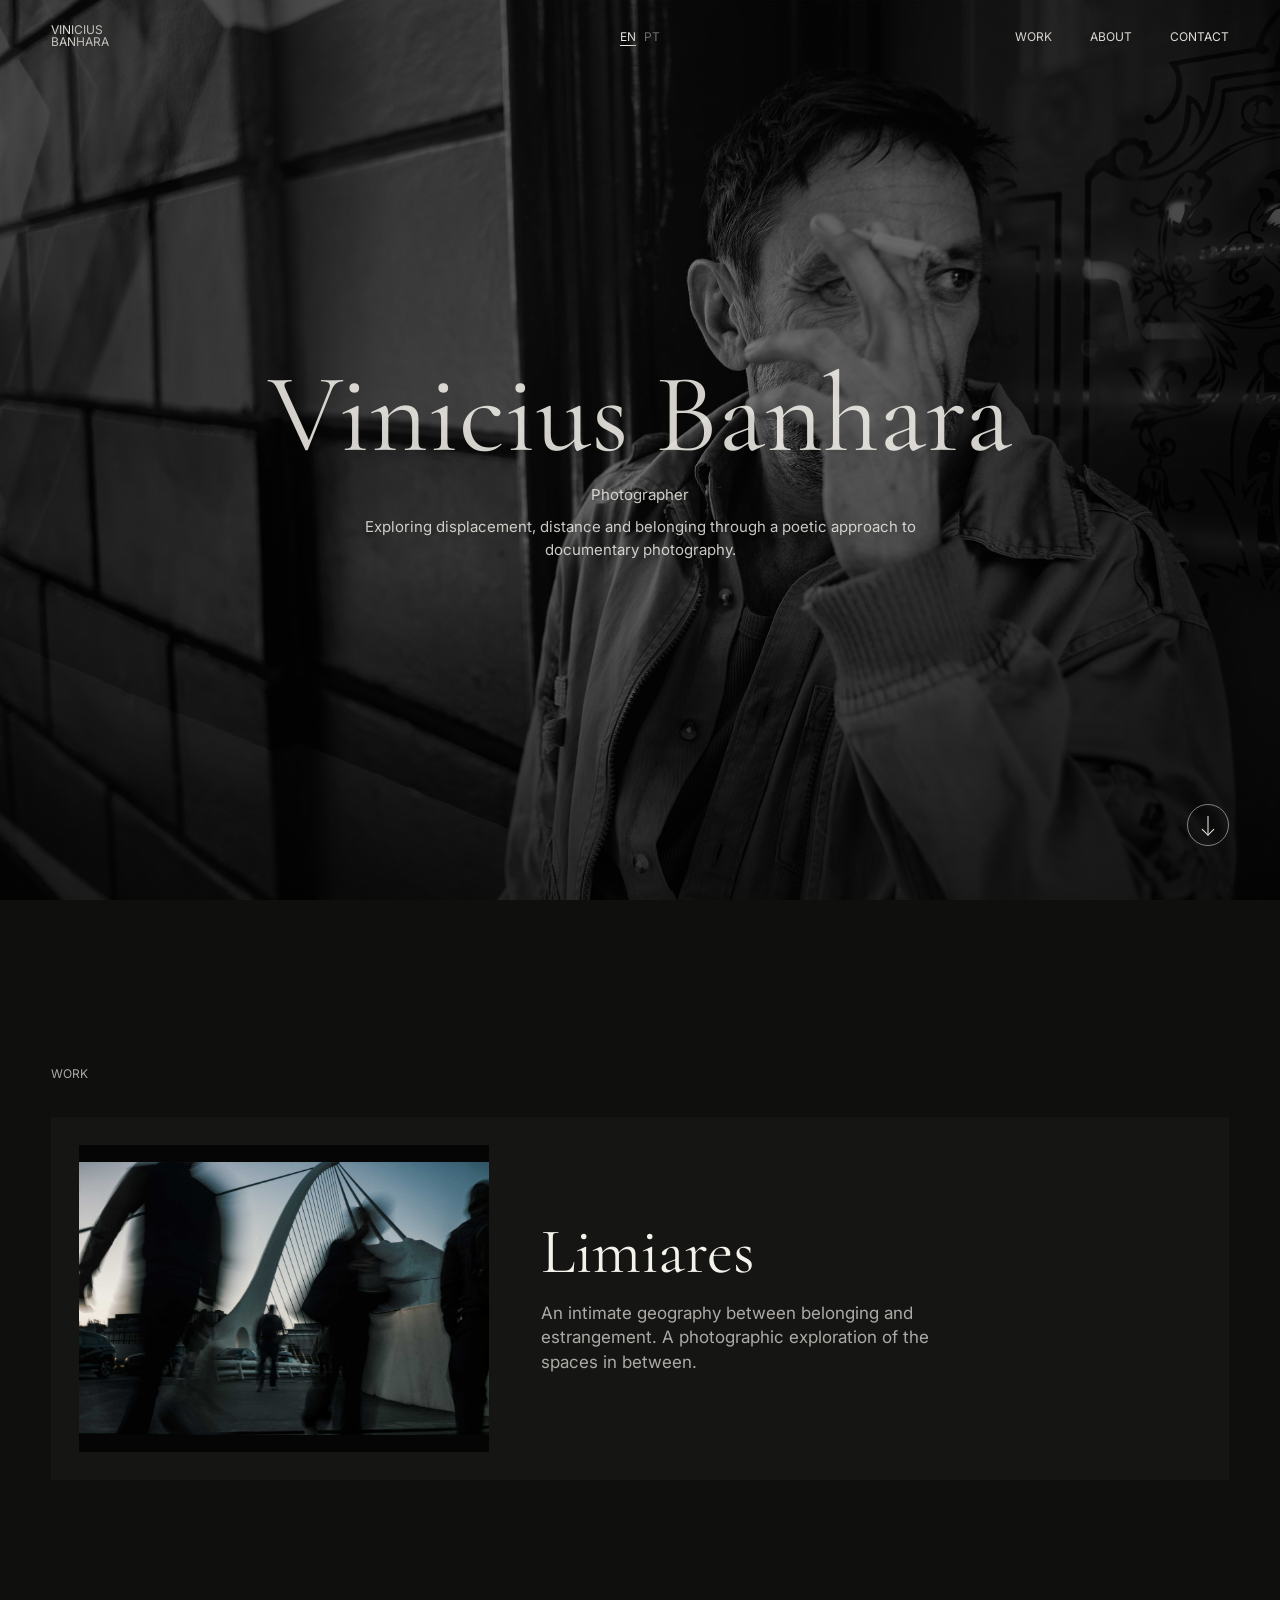
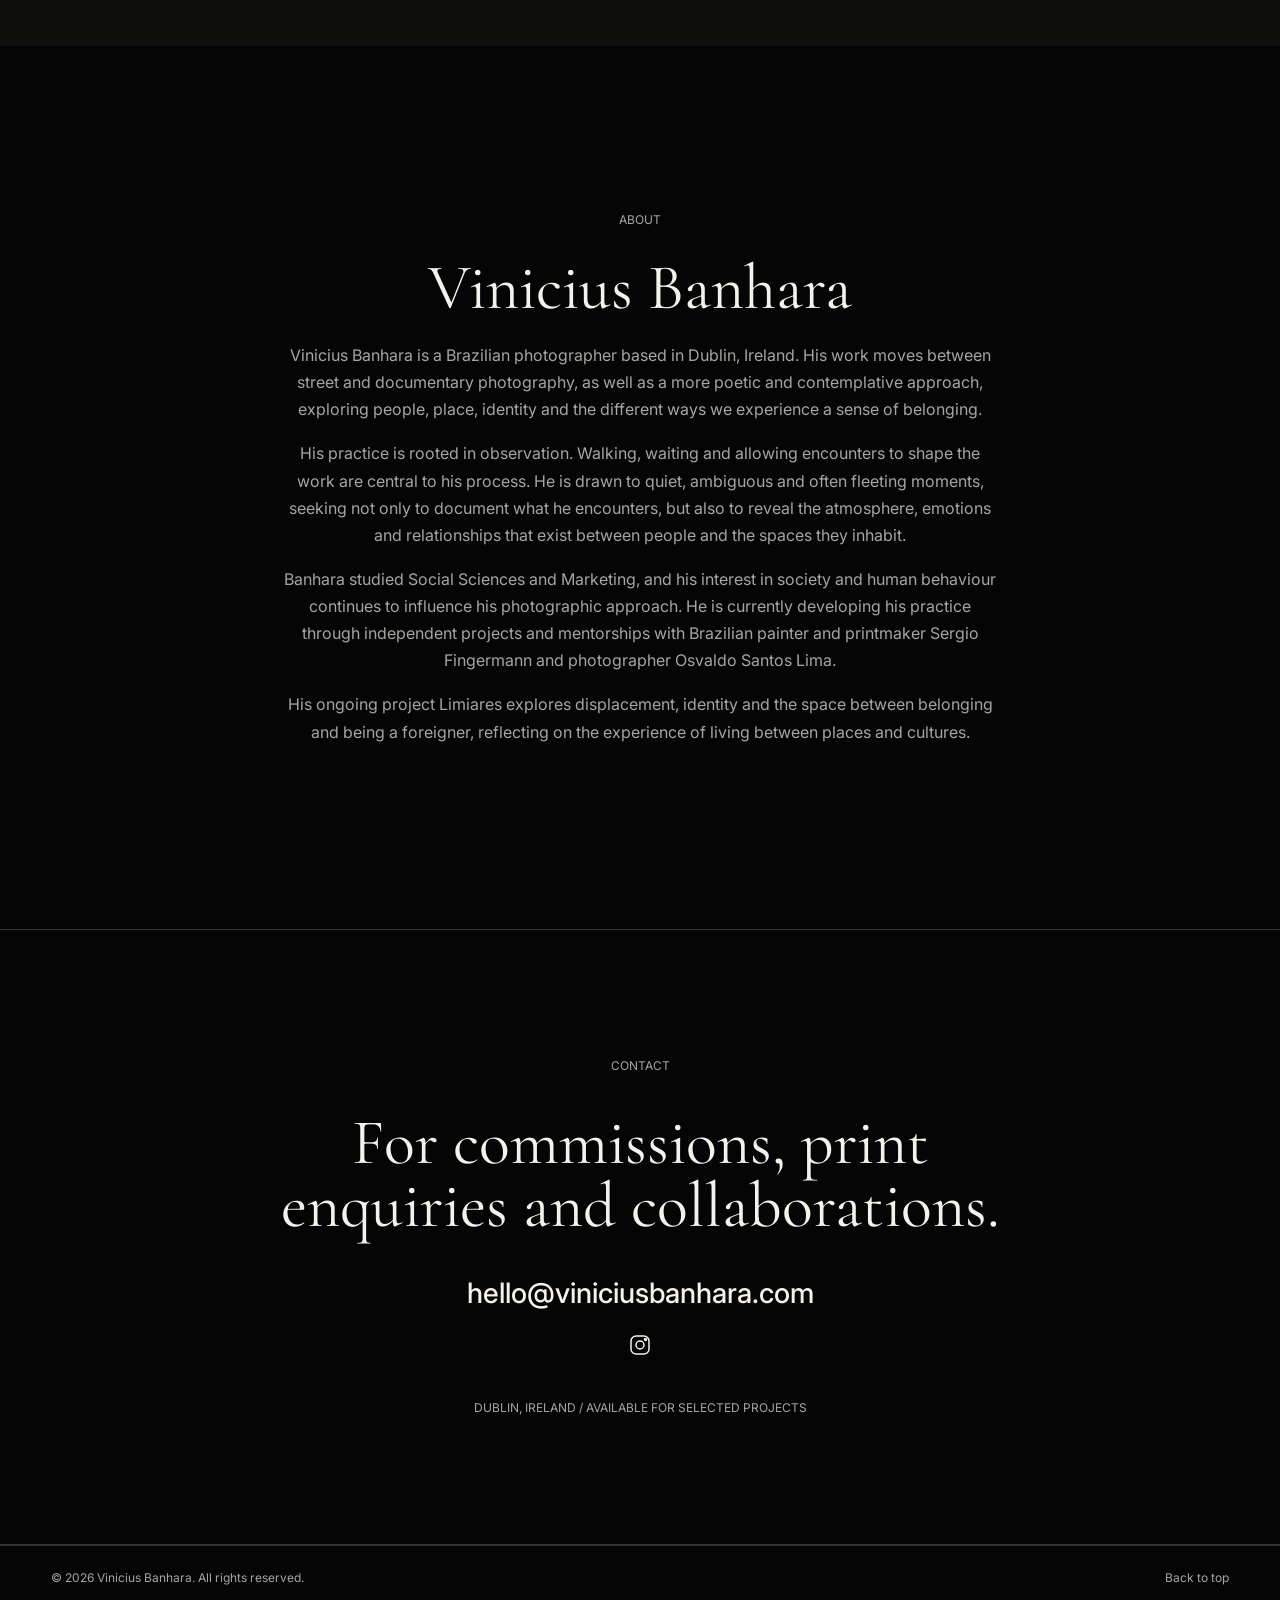
<file: index.html>
<!doctype html>
<html lang="en">
  <head>
    <meta charset="utf-8">
    <meta name="viewport" content="width=device-width, initial-scale=1">
    <title>Vinicius Banhara - Photography</title>
    <meta name="description" content="Documentary photography by Vinicius Banhara, a Brazilian photographer based in Dublin.">
    <link rel="stylesheet" href="styles.css?v=20260831-v4">
  </head>
  <body>
    <div class="grain" aria-hidden="true"></div>
    <div class="cursor" aria-hidden="true"></div>

    <header class="site-header" data-invert>
      <a class="brand" href="#home" aria-label="Vinicius Banhara home">
        <span>Vinicius</span>
        <span>Banhara</span>
      </a>
      <div class="language-switch" aria-label="Language">
        <button type="button" data-language="en" aria-pressed="true">EN</button>
        <button type="button" data-language="pt" aria-pressed="false">PT</button>
      </div>
      <button class="menu-toggle" type="button" aria-controls="siteNav" aria-expanded="false">
        <span class="menu-label">Menu</span>
        <span class="menu-icon" aria-hidden="true"></span>
      </button>
      <nav class="site-nav" id="siteNav" aria-label="Primary navigation">
        <a href="#work">Work</a>
        <a href="#about">About</a>
        <a href="#contact">Contact</a>
      </nav>
    </header>

    <main>
      <section id="home" class="hero-stack" aria-label="Selected photographs">
        <article class="hero-frame is-active">
          <img src="assets/home/home-01.jpg" alt="Vinicius Banhara hero photograph.">
        </article>
        <article class="hero-frame">
          <img src="assets/home/home-02.jpg" alt="Vinicius Banhara hero photograph.">
        </article>
        <article class="hero-frame">
          <img src="assets/home/home-03.jpg" alt="Vinicius Banhara hero photograph.">
        </article>
        <article class="hero-frame">
          <img src="assets/home/home-04.jpg" alt="Vinicius Banhara hero photograph.">
        </article>
        <article class="hero-frame">
          <img src="assets/home/home-05.jpg" alt="Vinicius Banhara hero photograph.">
        </article>
        <div class="hero-caption">
          <h1>Vinicius Banhara</h1>
          <p>Photographer</p>
          <p>Exploring displacement, distance and belonging through a poetic approach to documentary photography.</p>
        </div>
        <button class="scroll-cue" type="button" data-scroll-target="#work" aria-label="Scroll to work">
          <span></span>
        </button>
      </section>

      <section id="work" class="section work-section">
        <div class="section-kicker">Work</div>
        <div class="project-list" id="projectList" aria-label="Photography projects"></div>
      </section>

      <section id="about" class="section about-section">
        <div class="about-copy">
          <div class="section-kicker">About</div>
          <h2>Vinicius Banhara</h2>
          <p>Vinicius Banhara is a Brazilian photographer based in Dublin, Ireland. His work moves between street and documentary photography, as well as a more poetic and contemplative approach, exploring people, place, identity and the different ways we experience a sense of belonging.</p>
          <p>His practice is rooted in observation. Walking, waiting and allowing encounters to shape the work are central to his process. He is drawn to quiet, ambiguous and often fleeting moments, seeking not only to document what he encounters, but also to reveal the atmosphere, emotions and relationships that exist between people and the spaces they inhabit.</p>
          <p>Banhara studied Social Sciences and Marketing, and his interest in society and human behaviour continues to influence his photographic approach. He is currently developing his practice through independent projects and mentorships with Brazilian painter and printmaker Sergio Fingermann and photographer Osvaldo Santos Lima.</p>
          <p>His ongoing project <em>Limiares</em> explores displacement, identity and the space between belonging and being a foreigner, reflecting on the experience of living between places and cultures.</p>
        </div>
      </section>

      <section id="contact" class="section contact-section">
        <div class="contact-inner">
          <div class="section-kicker">Contact</div>
          <p class="contact-note">For commissions, print enquiries and collaborations.</p>
          <address>
            <a class="contact-email" href="mailto:hello@viniciusbanhara.com">hello@viniciusbanhara.com</a>
            <a class="instagram-link" href="https://www.instagram.com/banhara.vinicius/" target="_blank" rel="noreferrer" aria-label="Instagram">
              <svg viewBox="0 0 24 24" aria-hidden="true">
                <rect x="3" y="3" width="18" height="18" rx="5"></rect>
                <circle cx="12" cy="12" r="4"></circle>
                <circle cx="17.5" cy="6.5" r="1"></circle>
              </svg>
            </a>
          </address>
          <p class="contact-meta">Dublin, Ireland / Available for selected projects</p>
        </div>
      </section>
    </main>

    <footer class="site-footer">
      <span>© 2026 Vinicius Banhara. All rights reserved.</span>
      <a href="#home">Back to top</a>
    </footer>

    <aside class="project-view" id="projectView" aria-hidden="true" aria-label="Project details">
      <button class="close-project" type="button" aria-label="Close project">Close</button>
      <div class="project-view-header">
        <p id="projectCounter"></p>
        <h2 id="projectTitle"></h2>
        <div id="projectText"></div>
      </div>
      <div class="project-preface" id="projectPreface"></div>
      <div class="project-carousel" aria-label="Project image carousel">
        <button class="carousel-button carousel-button-prev" type="button" data-carousel="prev" aria-label="Previous image"></button>
        <div class="project-images" id="projectImages"></div>
        <button class="carousel-button carousel-button-next" type="button" data-carousel="next" aria-label="Next image"></button>
        <div class="project-image-counter" id="projectImageCounter"></div>
      </div>
    </aside>

    <script src="projects-data.js?v=20260831-v4"></script>
    <script src="script.js?v=20260831-v4"></script>
  </body>
</html>
</file>
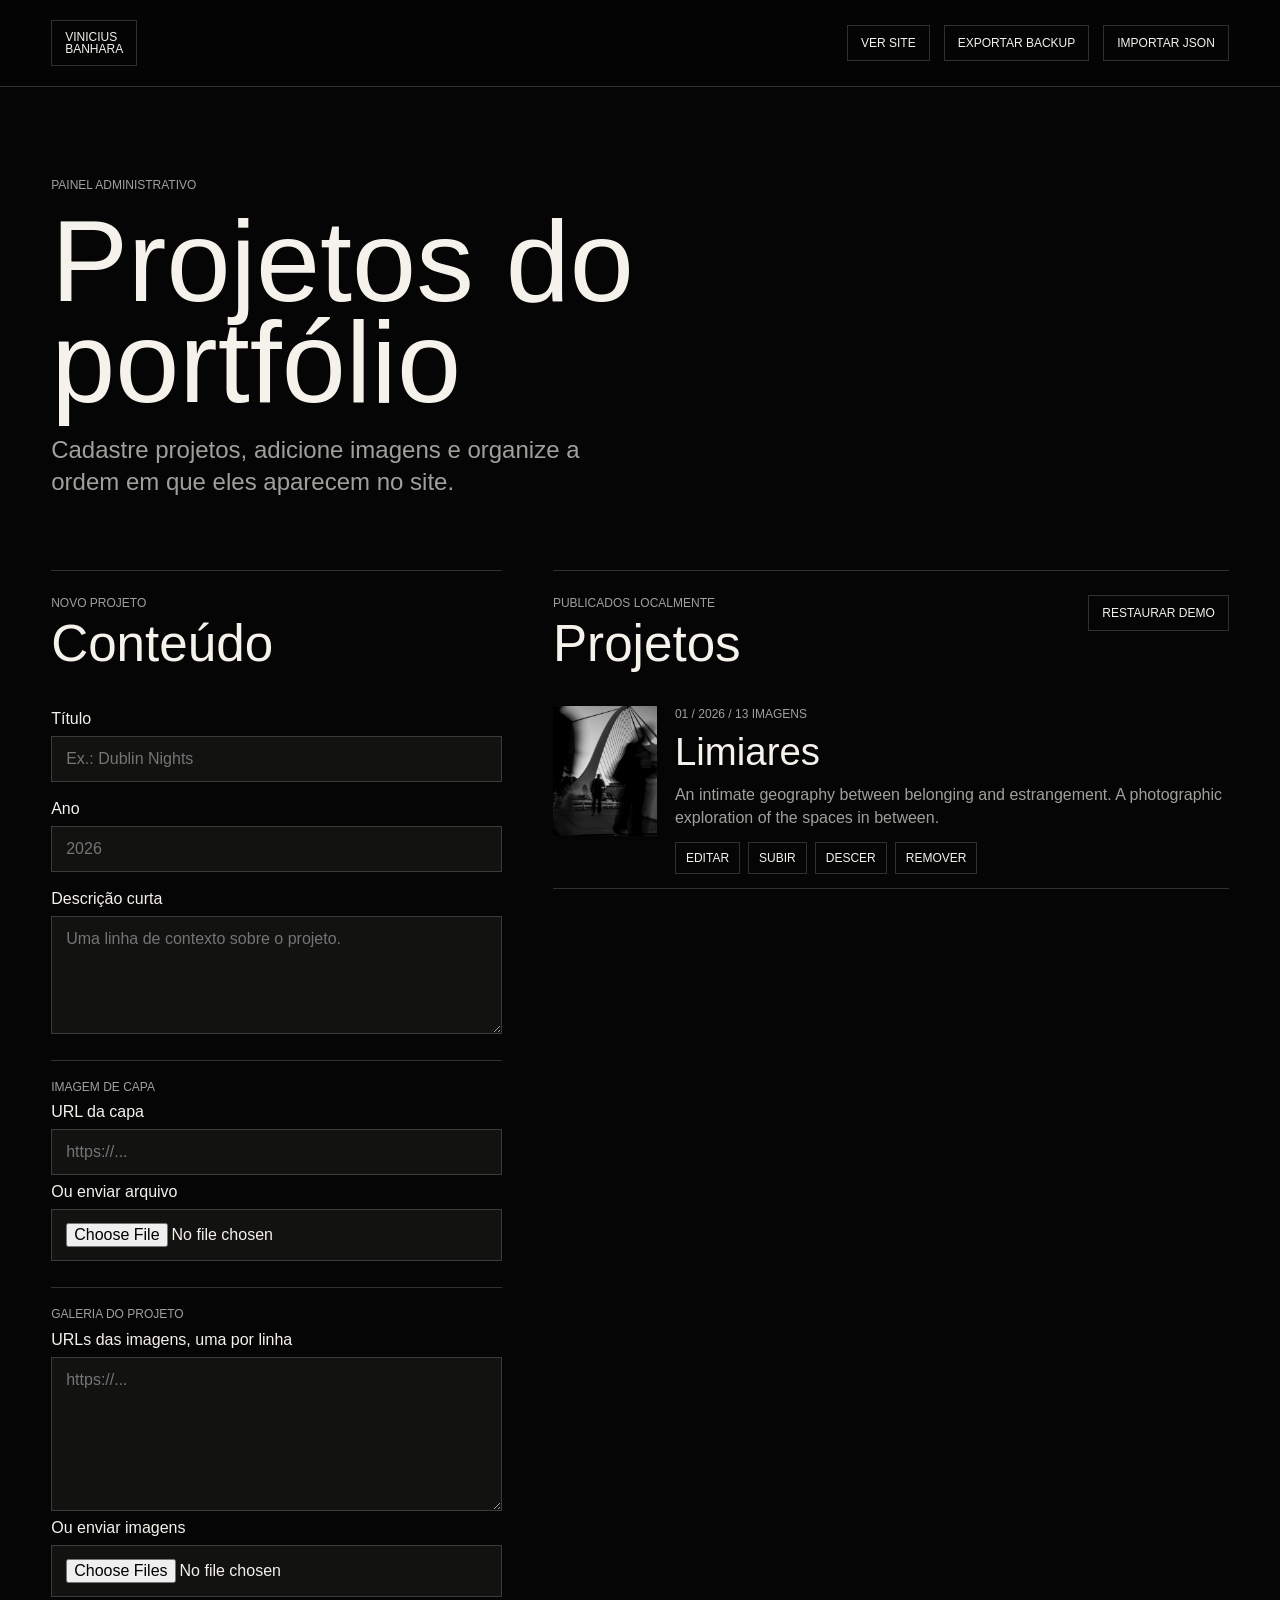
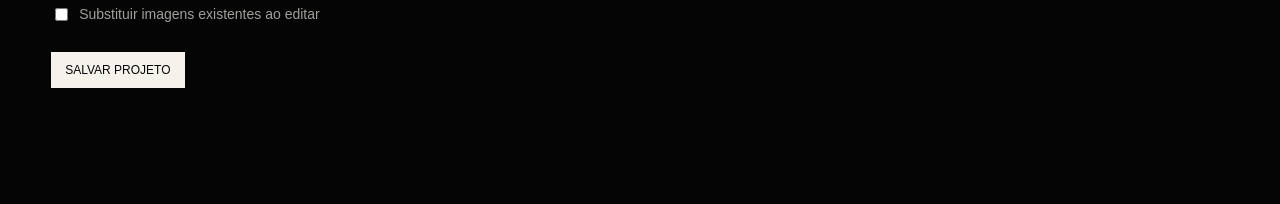
<file: admin.html>
<!doctype html>
<html lang="pt-BR">
  <head>
    <meta charset="utf-8">
    <meta name="viewport" content="width=device-width, initial-scale=1">
    <title>Admin - Vinicius Banhara</title>
    <link rel="stylesheet" href="admin.css">
  </head>
  <body>
    <header class="admin-header">
      <a class="admin-brand" href="index.html">
        <span>Vinicius</span>
        <span>Banhara</span>
      </a>
      <nav aria-label="Admin actions">
        <a href="index.html" target="_blank" rel="noreferrer">Ver site</a>
        <button type="button" id="exportData">Exportar backup</button>
        <label class="import-label" for="importData">Importar JSON</label>
        <input id="importData" type="file" accept="application/json">
      </nav>
    </header>

    <main class="admin-shell">
      <section class="admin-intro">
        <p class="kicker">Painel administrativo</p>
        <h1>Projetos do portfólio</h1>
        <p>Cadastre projetos, adicione imagens e organize a ordem em que eles aparecem no site.</p>
      </section>

      <section class="admin-layout">
        <form class="project-form" id="projectForm">
          <div class="form-head">
            <div>
              <p class="kicker" id="formMode">Novo projeto</p>
              <h2>Conteúdo</h2>
            </div>
            <button class="ghost-button" type="button" id="cancelEdit" hidden>Cancelar edição</button>
          </div>

          <label>
            Título
            <input id="projectTitleInput" name="title" type="text" required placeholder="Ex.: Dublin Nights">
          </label>

          <label>
            Ano
            <input id="projectYearInput" name="year" type="text" placeholder="2026">
          </label>

          <label>
            Descrição curta
            <textarea id="projectTextInput" name="text" rows="5" required placeholder="Uma linha de contexto sobre o projeto."></textarea>
          </label>

          <div class="field-group">
            <p class="field-title">Imagem de capa</p>
            <label>
              URL da capa
              <input id="thumbUrlInput" name="thumbUrl" type="url" placeholder="https://...">
            </label>
            <label>
              Ou enviar arquivo
              <input id="thumbFileInput" name="thumbFile" type="file" accept="image/*">
            </label>
          </div>

          <div class="field-group">
            <p class="field-title">Galeria do projeto</p>
            <label>
              URLs das imagens, uma por linha
              <textarea id="imageUrlsInput" name="imageUrls" rows="7" placeholder="https://..."></textarea>
            </label>
            <label>
              Ou enviar imagens
              <input id="imageFilesInput" name="imageFiles" type="file" accept="image/*" multiple>
            </label>
            <label class="check-row">
              <input id="replaceImagesInput" type="checkbox">
              Substituir imagens existentes ao editar
            </label>
          </div>

          <button class="primary-button" type="submit">Salvar projeto</button>
          <p class="status" id="statusMessage" role="status" aria-live="polite"></p>
        </form>

        <section class="project-manager" aria-labelledby="projectManagerTitle">
          <div class="manager-head">
            <div>
              <p class="kicker">Publicados localmente</p>
              <h2 id="projectManagerTitle">Projetos</h2>
            </div>
            <button class="ghost-button" type="button" id="resetData">Restaurar demo</button>
          </div>
          <div class="project-admin-list" id="adminProjectList"></div>
        </section>
      </section>
    </main>

    <script src="projects-data.js"></script>
    <script src="admin.js"></script>
  </body>
</html>
</file>
<file: styles.css>
@import url("https://fonts.googleapis.com/css2?family=Cormorant+Garamond:wght@400;500&family=Inter:wght@400;500;600&display=swap");

:root {
  --black: #050505;
  --near-black: #0f0f0d;
  --white: #f5f2ec;
  --paper: #e8e3da;
  --muted: rgba(245, 242, 236, 0.68);
  --line: rgba(245, 242, 236, 0.2);
  --dark-line: rgba(5, 5, 5, 0.16);
  --header-h: 72px;
}

* {
  box-sizing: border-box;
}

html {
  scroll-behavior: smooth;
  background: var(--black);
}

body {
  margin: 0;
  color: var(--white);
  background: var(--black);
  font-family: "Inter", Arial, Helvetica, sans-serif;
  letter-spacing: 0;
  cursor: auto;
}

body.menu-open {
  overflow: hidden;
}

img {
  display: block;
  width: 100%;
}

a {
  color: inherit;
  text-decoration: none;
}

button {
  font: inherit;
}

.grain {
  display: none;
}

.cursor {
  display: none;
}

.site-header {
  position: fixed;
  top: 0;
  left: 0;
  right: 0;
  z-index: 50;
  height: var(--header-h);
  display: flex;
  align-items: center;
  justify-content: space-between;
  padding: 22px clamp(18px, 4vw, 54px);
  color: var(--white);
  mix-blend-mode: difference;
  transition: background 220ms ease, color 220ms ease, box-shadow 220ms ease, padding 220ms ease, height 220ms ease;
}

.site-header.is-solid {
  height: 58px;
  padding-top: 16px;
  padding-bottom: 16px;
  color: var(--black);
  background: rgba(245, 242, 236, 0.96);
  box-shadow: 0 1px 0 rgba(5, 5, 5, 0.12);
  mix-blend-mode: normal;
  backdrop-filter: blur(12px);
}

.brand {
  position: relative;
  z-index: 2;
  display: grid;
  gap: 0;
  font-size: 12px;
  line-height: 1;
  text-transform: uppercase;
}

.site-nav {
  display: flex;
  gap: clamp(16px, 3vw, 38px);
  font-size: 12px;
  text-transform: uppercase;
}

.language-switch {
  position: absolute;
  left: 50%;
  display: inline-flex;
  gap: 8px;
  transform: translateX(-50%);
  font-size: 12px;
  text-transform: uppercase;
}

.language-switch button {
  padding: 0;
  border: 0;
  color: currentColor;
  background: transparent;
  opacity: 0.45;
  cursor: pointer;
}

.language-switch button.is-active {
  opacity: 1;
  text-decoration: underline;
  text-underline-offset: 4px;
}

.menu-toggle {
  position: relative;
  z-index: 2;
  display: none;
  align-items: center;
  justify-content: flex-end;
  gap: 12px;
  min-width: 96px;
  min-height: 44px;
  padding: 0 0 0 16px;
  border: 0;
  color: currentColor;
  background: transparent;
  font-size: 12px;
  line-height: 1;
  text-transform: uppercase;
  touch-action: manipulation;
  cursor: pointer;
}

.menu-icon {
  position: relative;
  display: block;
  width: 34px;
  height: 12px;
}

.menu-icon::before,
.menu-icon::after {
  content: "";
  position: absolute;
  left: 0;
  width: 100%;
  height: 1px;
  background: currentColor;
  transition: top 220ms ease, transform 220ms ease;
}

.menu-icon::before {
  top: 1px;
}

.menu-icon::after {
  top: 10px;
}

.site-nav a,
.site-footer a,
address a {
  position: relative;
}

.site-nav a::after,
.site-footer a::after,
address a::after {
  content: "";
  position: absolute;
  left: 0;
  right: 0;
  bottom: -5px;
  height: 1px;
  background: currentColor;
  transform: scaleX(0);
  transform-origin: left;
  transition: transform 220ms ease;
}

.site-nav a:hover::after,
.site-footer a:hover::after,
address a:hover::after {
  transform: scaleX(1);
}

.hero-stack {
  position: relative;
  height: 100svh;
  min-height: 620px;
  overflow: hidden;
  background: var(--black);
}

.hero-frame {
  position: absolute;
  inset: 0;
  height: 100%;
  overflow: hidden;
  background: var(--black);
  opacity: 0;
  transition: opacity 1200ms ease;
}

.hero-frame img {
  height: 100%;
  object-fit: cover;
  object-position: center;
  filter: none;
  opacity: 1;
}

.hero-frame.is-active {
  opacity: 1;
}

.hero-frame::after {
  content: "";
  position: absolute;
  inset: 0;
  background:
    radial-gradient(circle at center, rgba(0, 0, 0, 0.08), rgba(0, 0, 0, 0.58) 78%),
    linear-gradient(180deg, rgba(0,0,0,0.24), rgba(0,0,0,0.62));
}

.hero-caption {
  position: absolute;
  z-index: 20;
  left: 50%;
  top: 52%;
  width: min(760px, calc(100vw - 40px));
  text-align: center;
  pointer-events: none;
  transform: translate(-50%, -50%);
}

.eyebrow,
.section-kicker,
.caption-meta,
.project-card span,
.print-card span,
.project-view-header p {
  margin: 0;
  font-size: 12px;
  line-height: 1.35;
  text-transform: uppercase;
  color: var(--muted);
}

.hero-caption h1 {
  margin: 0 0 18px;
  max-width: none;
  font-family: "Cormorant Garamond", Georgia, serif;
  font-size: 112px;
  line-height: 0.9;
  font-weight: 400;
  opacity: 0.86;
}

.hero-caption p {
  margin: 0 auto 10px;
  max-width: 560px;
  font-size: 15px;
  line-height: 1.5;
  opacity: 0.82;
}

.scroll-cue {
  position: fixed;
  right: clamp(18px, 4vw, 54px);
  bottom: clamp(28px, 6vh, 72px);
  z-index: 24;
  width: 42px;
  height: 42px;
  padding: 0;
  border: 1px solid rgba(245,242,236,0.5);
  border-radius: 50%;
  color: var(--white);
  background: transparent;
  cursor: pointer;
}

.scroll-cue span {
  position: absolute;
  left: 50%;
  top: 11px;
  width: 1px;
  height: 18px;
  background: currentColor;
  transform: translateX(-50%);
}

.scroll-cue span::after {
  content: "";
  position: absolute;
  left: -4px;
  bottom: 0;
  width: 8px;
  height: 8px;
  border-right: 1px solid currentColor;
  border-bottom: 1px solid currentColor;
  transform: rotate(45deg);
}

.section {
  position: relative;
  z-index: 30;
  padding: clamp(96px, 13vw, 180px) clamp(18px, 4vw, 54px);
  background: var(--black);
}

.work-section {
  background: var(--near-black);
}

.project-list {
  margin-top: 34px;
  display: grid;
  gap: 18px;
}

.project-card {
  display: grid;
  grid-template-columns: minmax(260px, 0.62fr) 1fr;
  gap: 52px;
  align-items: center;
  min-height: 320px;
  padding: 28px;
  border: 0;
  color: var(--white);
  background: rgba(255, 255, 255, 0.025);
  width: 100%;
  text-align: left;
  cursor: pointer;
  transition: background 260ms ease;
}

.project-thumb {
  margin: 0;
  overflow: hidden;
  background: var(--black);
}

.project-card img {
  aspect-ratio: 4 / 3;
  object-fit: contain;
  filter: grayscale(1) contrast(1.08);
  background: var(--black);
  transition: transform 700ms cubic-bezier(.16, 1, .3, 1), opacity 260ms ease;
}

.project-card.is-unfiltered img {
  filter: none;
  object-fit: contain;
  background: var(--black);
}

.project-card h3 {
  margin: 0;
  font-family: "Cormorant Garamond", Georgia, serif;
  font-size: 64px;
  line-height: 0.96;
  font-weight: 400;
}

.project-card p {
  margin: 18px 0 0;
  max-width: 440px;
  color: var(--muted);
  font-size: 17px;
  line-height: 1.45;
}

.project-card:hover {
  background: rgba(255, 255, 255, 0.055);
}

.project-card:hover img {
  transform: scale(1.075);
  opacity: 0.9;
}

.prints-section {
  display: none;
  background: var(--paper);
  color: var(--black);
}

.prints-section .section-kicker,
.prints-section .print-card span {
  color: rgba(5, 5, 5, 0.58);
}

.prints-grid {
  display: grid;
  grid-template-columns: 1.15fr 0.8fr 0.8fr;
  gap: clamp(18px, 3vw, 34px);
  align-items: end;
}

.print-lead h2 {
  margin: 24px 0 18px;
  max-width: 620px;
  font-size: clamp(38px, 6vw, 86px);
  line-height: 0.94;
  font-weight: 400;
}

.print-lead p {
  margin: 0;
  max-width: 430px;
  line-height: 1.55;
}

.print-card {
  border-top: 1px solid var(--dark-line);
  padding-top: 18px;
}

.print-card img {
  aspect-ratio: 4 / 5;
  object-fit: cover;
  filter: grayscale(1);
  margin-bottom: 18px;
}

.print-card p {
  margin: 0 0 6px;
}

.about-section {
  display: block;
  min-height: auto;
}

.portrait-wrap {
  max-width: 280px;
  overflow: hidden;
  border: 1px solid var(--line);
}

.portrait-wrap img {
  aspect-ratio: 1;
  height: auto;
  object-fit: cover;
  filter: grayscale(1) contrast(1.12);
}

.about-copy h2,
.contact-section h2 {
  margin: 28px 0 24px;
  font-family: "Cormorant Garamond", Georgia, serif;
  font-size: 64px;
  line-height: 0.96;
  font-weight: 400;
}

.about-copy {
  max-width: 760px;
  margin: 0 auto;
  text-align: center;
}

.about-copy p {
  margin: 0 auto 1.05em;
  max-width: 720px;
  font-size: 16px;
  line-height: 1.7;
  color: var(--muted);
}

.contact-section {
  display: grid;
  justify-items: center;
  text-align: center;
  min-height: 52vh;
  align-items: center;
  border-top: 1px solid var(--line);
  border-bottom: 1px solid var(--line);
  padding-top: clamp(82px, 10vw, 140px);
  padding-bottom: clamp(82px, 10vw, 140px);
}

.contact-inner {
  display: grid;
  justify-items: center;
  gap: clamp(22px, 3vw, 38px);
  width: min(920px, 100%);
}

.contact-note {
  max-width: 760px;
  margin: 0;
  font-family: "Cormorant Garamond", Georgia, serif;
  font-size: clamp(38px, 5vw, 76px);
  line-height: 0.98;
  font-weight: 400;
  color: var(--white);
}

address {
  display: grid;
  gap: 18px;
  font-style: normal;
  font-size: clamp(20px, 2.2vw, 30px);
  justify-items: center;
}

.contact-email {
  font-weight: 500;
}

.instagram-link {
  display: inline-flex;
  align-items: center;
  justify-content: center;
  width: 34px;
  height: 34px;
}

.instagram-link svg {
  width: 24px;
  height: 24px;
  fill: none;
  stroke: currentColor;
  stroke-width: 1.5;
}

.contact-meta {
  margin: 0;
  color: var(--muted);
  font-size: 12px;
  line-height: 1.4;
  text-transform: uppercase;
}

.site-footer {
  position: relative;
  z-index: 30;
  display: flex;
  justify-content: space-between;
  padding: 24px clamp(18px, 4vw, 54px);
  border-top: 1px solid var(--line);
  color: var(--muted);
  background: var(--black);
  font-size: 12px;
  text-transform: none;
}

.project-view {
  position: fixed;
  inset: 0;
  z-index: 70;
  overflow: auto;
  background: var(--paper);
  color: var(--black);
  transform: translateY(100%);
  transition: transform 520ms cubic-bezier(.16, 1, .3, 1);
  visibility: hidden;
}

.project-view.is-open {
  transform: translateY(0);
  visibility: visible;
}

.close-project {
  position: fixed;
  top: calc(var(--header-h) + 18px);
  right: clamp(18px, 4vw, 54px);
  z-index: 2;
  padding: 0;
  border: 0;
  border-bottom: 1px solid currentColor;
  background: transparent;
  color: var(--black);
  text-transform: uppercase;
  cursor: pointer;
}

.project-view-header {
  min-height: auto;
  display: grid;
  align-content: start;
  padding: 92px clamp(18px, 4vw, 54px) 28px;
}

.project-view-header h2 {
  margin: 0 0 24px;
  max-width: 980px;
  font-family: "Cormorant Garamond", Georgia, serif;
  font-size: 78px;
  line-height: 0.94;
  font-weight: 400;
}

.project-view-header p {
  color: rgba(5, 5, 5, 0.6);
}

#projectText {
  max-width: 520px;
  text-transform: none;
}

#projectText p {
  margin: 0 0 0.95em;
  font-size: 15px;
  line-height: 1.48;
  text-transform: none;
}

.project-preface {
  padding: 0 clamp(18px, 4vw, 54px) clamp(60px, 8vw, 110px);
}

.project-preface:empty {
  display: none;
}

.project-preface-inner {
  max-width: 780px;
  margin-left: auto;
  border-top: 1px solid var(--dark-line);
  padding-top: clamp(24px, 4vw, 44px);
}

.project-preface-inner p {
  margin: 0 0 1.1em;
  font-size: clamp(17px, 1.55vw, 23px);
  line-height: 1.58;
}

.project-carousel {
  position: relative;
  display: grid;
  grid-template-columns: clamp(18px, 4vw, 54px) 1fr auto auto clamp(18px, 4vw, 54px);
  grid-template-areas:
    "stage stage stage stage stage"
    ". count prev next .";
  column-gap: 10px;
  row-gap: 18px;
  min-height: auto;
  padding: 0 0 clamp(42px, 5vw, 72px);
}

.project-images {
  grid-area: stage;
  position: relative;
  height: min(78svh, 920px);
  overflow: hidden;
  background: rgba(5, 5, 5, 0.055);
  transition: height 280ms ease;
}

.project-images img {
  width: 100%;
  height: 100%;
  object-fit: contain;
  filter: grayscale(1) contrast(1.05);
}

.project-view.is-unfiltered .project-images img {
  filter: none;
  object-fit: contain;
}

.project-images figure {
  position: absolute;
  inset: 0;
  margin: 0;
  opacity: 0;
  pointer-events: none;
  transition: opacity 360ms ease;
}

.project-images figure.is-active {
  opacity: 1;
  pointer-events: auto;
}

.project-images figcaption {
  margin-top: 12px;
  color: rgba(5, 5, 5, 0.55);
  font-size: 12px;
  text-transform: uppercase;
}

.carousel-button {
  position: relative;
  display: inline-grid;
  place-items: center;
  z-index: 3;
  width: 42px;
  height: 42px;
  border: 1px solid rgba(5, 5, 5, 0.28);
  border-radius: 50%;
  color: var(--black);
  background: transparent;
  font-size: 0;
  line-height: 1;
  cursor: pointer;
  transition: background 220ms ease, color 220ms ease, transform 220ms ease;
}

.carousel-button::before,
.carousel-button::after {
  content: "";
  position: absolute;
  display: block;
  background: currentColor;
}

.carousel-button::before {
  display: none;
}

.carousel-button::after {
  left: 50%;
  top: 50%;
  width: 9px;
  height: 9px;
  border-top: 1px solid currentColor;
  border-right: 1px solid currentColor;
  background: transparent;
}

.carousel-button:hover {
  color: var(--paper);
  background: var(--black);
  transform: translateY(-2px);
}

.carousel-button-prev {
  grid-area: prev;
}

.carousel-button-prev::after {
  transform: translate(-50%, -50%) rotate(225deg);
}

.carousel-button-next {
  grid-area: next;
}

.carousel-button-next::after {
  transform: translate(-50%, -50%) rotate(45deg);
}

.project-image-counter {
  grid-area: count;
  align-self: center;
  margin: 0;
  color: rgba(5, 5, 5, 0.58);
  font-size: 12px;
  letter-spacing: 0.02em;
}

@media (max-width: 820px) {
  body {
    cursor: auto;
  }

  .cursor {
    display: none;
  }

  .site-header {
    z-index: 90;
    align-items: center;
    height: 72px;
    padding: 18px 20px;
    mix-blend-mode: normal;
  }

  .site-header.is-solid {
    height: 58px;
    padding-top: 14px;
    padding-bottom: 14px;
    backdrop-filter: none;
  }

  .menu-toggle {
    display: inline-flex;
    position: relative;
    z-index: 5;
    cursor: pointer;
  }

  .site-nav {
    position: fixed;
    inset: 0;
    z-index: 3;
    display: grid;
    align-content: start;
    justify-items: start;
    gap: clamp(14px, 3vh, 26px);
    width: 100%;
    max-width: 100%;
    min-height: 100dvh;
    padding: clamp(104px, 16vh, 132px) 20px 34px;
    overflow-y: auto;
    color: var(--white);
    background: rgba(5, 5, 5, 0.98);
    font-size: clamp(48px, 14vw, 84px);
    line-height: 0.88;
    letter-spacing: 0;
    opacity: 0;
    pointer-events: none;
    transform: translateY(-18px);
    transition: opacity 260ms ease, transform 360ms cubic-bezier(.16, 1, .3, 1);
  }

  .site-nav::after {
    content: "Brazilian photographer based in Dublin";
    align-self: end;
    margin-top: clamp(36px, 8vh, 72px);
    color: var(--muted);
    font-size: 12px;
    line-height: 1.35;
    text-transform: uppercase;
  }

  .site-nav a::after {
    bottom: -10px;
  }

  body.menu-open::before {
    content: "";
    position: fixed;
    inset: 0;
    z-index: 80;
    background: var(--black);
  }

  body.menu-open .site-header,
  body.menu-open .site-header.is-solid,
  .site-header.is-menu-open {
    color: var(--white) !important;
    height: 72px !important;
    padding-top: 18px !important;
    padding-bottom: 18px !important;
    background: var(--black) !important;
    box-shadow: none !important;
    backdrop-filter: none !important;
  }

  body.menu-open .brand,
  body.menu-open .language-switch,
  body.menu-open .menu-toggle {
    z-index: 5;
  }

  body.menu-open .site-nav {
    opacity: 1;
    pointer-events: auto;
    transform: translateY(0);
  }

  body.menu-open .menu-label {
    font-size: 0;
  }

  body.menu-open .menu-label::after {
    content: "Close";
    font-size: 12px;
  }

  body[data-language="pt"].menu-open .menu-label::after {
    content: "Fechar";
  }

  body.menu-open .menu-icon::before {
    top: 6px;
    transform: rotate(42deg);
  }

  body.menu-open .menu-icon::after {
    top: 6px;
    transform: rotate(-42deg);
  }

  .hero-caption {
    top: 52%;
  }

  .hero-frame img {
    object-fit: cover;
    object-position: center;
  }

  .hero-caption h1 {
    font-size: 58px;
  }

  .hero-caption p {
    max-width: 310px;
    font-size: 13px;
  }

  .scroll-cue {
    display: none;
  }

  .about-section,
  .contact-section,
  .prints-grid {
    grid-template-columns: 1fr;
  }

  .project-card {
    grid-template-columns: 1fr;
    min-height: auto;
    gap: 24px;
    padding: 20px;
  }

  .project-card p {
    grid-column: auto;
  }

  .project-card h3,
  .about-copy h2,
  .contact-section h2 {
    font-size: 48px;
  }

  .about-copy p {
    font-size: 15px;
  }

  address {
    font-size: 19px;
  }

  .print-card img {
    aspect-ratio: 16 / 11;
  }

  .about-section {
    min-height: auto;
  }

  .project-view-header {
    padding-top: 108px;
  }

  .project-view-header h2 {
    font-size: 52px;
  }

  #projectText p {
    font-size: 15px;
  }

  .close-project {
    top: 92px;
    right: 20px;
  }

  .project-carousel {
    grid-template-columns: 20px 1fr auto auto 20px;
    row-gap: 14px;
    min-height: auto;
  }

  .project-images {
    min-height: 230px;
  }

  .carousel-button {
    width: 38px;
    height: 38px;
    font-size: 28px;
  }
}

@media (prefers-reduced-motion: reduce) {
  *,
  *::before,
  *::after {
    scroll-behavior: auto !important;
    transition: none !important;
    animation: none !important;
  }
}
</file>
<file: admin.css>
:root {
  --black: #050505;
  --white: #f5f2ec;
  --paper: #e8e3da;
  --muted: rgba(245, 242, 236, 0.65);
  --line: rgba(245, 242, 236, 0.18);
  --ink-muted: rgba(5, 5, 5, 0.58);
}

* {
  box-sizing: border-box;
}

html {
  background: var(--black);
}

body {
  margin: 0;
  color: var(--white);
  background: var(--black);
  font-family: Arial, Helvetica, sans-serif;
}

button,
input,
textarea {
  font: inherit;
}

button,
a,
label {
  -webkit-tap-highlight-color: transparent;
}

a {
  color: inherit;
  text-decoration: none;
}

.admin-header {
  position: sticky;
  top: 0;
  z-index: 10;
  display: flex;
  align-items: center;
  justify-content: space-between;
  gap: 24px;
  padding: 20px clamp(18px, 4vw, 52px);
  border-bottom: 1px solid var(--line);
  background: rgba(5, 5, 5, 0.92);
  backdrop-filter: blur(18px);
}

.admin-brand {
  display: grid;
  font-size: 12px;
  line-height: 1;
  text-transform: uppercase;
}

.admin-header nav {
  display: flex;
  align-items: center;
  justify-content: flex-end;
  gap: 14px;
  flex-wrap: wrap;
}

.admin-header a,
.admin-header button,
.import-label,
.ghost-button,
.primary-button,
.project-actions button {
  border: 1px solid var(--line);
  color: var(--white);
  background: transparent;
  padding: 10px 13px;
  text-transform: uppercase;
  font-size: 12px;
  cursor: pointer;
}

#importData {
  position: absolute;
  width: 1px;
  height: 1px;
  opacity: 0;
  pointer-events: none;
}

.admin-shell {
  padding: clamp(42px, 7vw, 92px) clamp(18px, 4vw, 52px) 80px;
}

.admin-intro {
  max-width: 920px;
  margin-bottom: clamp(34px, 6vw, 72px);
}

.kicker,
.status,
.project-meta,
.field-title {
  margin: 0;
  color: var(--muted);
  font-size: 12px;
  line-height: 1.35;
  text-transform: uppercase;
}

.admin-intro h1 {
  margin: 18px 0 20px;
  max-width: 850px;
  font-size: clamp(48px, 9vw, 128px);
  line-height: 0.88;
  font-weight: 400;
}

.admin-intro > p:last-child {
  margin: 0;
  max-width: 560px;
  color: var(--muted);
  font-size: clamp(18px, 2vw, 24px);
  line-height: 1.35;
}

.admin-layout {
  display: grid;
  grid-template-columns: minmax(320px, 0.8fr) minmax(420px, 1.2fr);
  gap: clamp(24px, 4vw, 54px);
  align-items: start;
}

.project-form,
.project-manager {
  border-top: 1px solid var(--line);
  padding-top: 24px;
}

.form-head,
.manager-head {
  display: flex;
  align-items: start;
  justify-content: space-between;
  gap: 18px;
  margin-bottom: 24px;
}

.project-form h2,
.project-manager h2 {
  margin: 8px 0 0;
  font-size: clamp(30px, 4vw, 58px);
  line-height: 0.95;
  font-weight: 400;
}

.project-form {
  display: grid;
  gap: 18px;
}

.project-form label,
.field-group {
  display: grid;
  gap: 8px;
  min-width: 0;
}

.field-group {
  margin-top: 8px;
  padding-top: 18px;
  border-top: 1px solid var(--line);
}

.project-form input,
.project-form textarea {
  width: 100%;
  border: 1px solid var(--line);
  color: var(--white);
  background: rgba(245, 242, 236, 0.05);
  padding: 13px 14px;
  outline: 0;
}

.project-form textarea {
  resize: vertical;
}

.project-form input:focus,
.project-form textarea:focus {
  border-color: rgba(245, 242, 236, 0.72);
}

.check-row {
  grid-template-columns: auto 1fr;
  align-items: center;
  color: var(--muted);
  font-size: 14px;
}

.check-row input {
  width: auto;
}

.primary-button {
  justify-self: start;
  margin-top: 10px;
  color: var(--black);
  background: var(--white);
}

.ghost-button {
  white-space: nowrap;
}

.status {
  min-height: 18px;
}

.project-admin-list {
  display: grid;
  gap: 14px;
}

.admin-project {
  display: grid;
  grid-template-columns: 104px minmax(0, 1fr);
  gap: 18px;
  padding: 14px 0;
  border-bottom: 1px solid var(--line);
}

.admin-project img {
  width: 100%;
  aspect-ratio: 4 / 5;
  object-fit: cover;
  filter: grayscale(1) contrast(1.05);
  background: rgba(245, 242, 236, 0.08);
}

.project-body {
  display: grid;
  gap: 12px;
  min-width: 0;
}

.project-title {
  margin: 0;
  font-size: clamp(24px, 3vw, 42px);
  line-height: 0.96;
  font-weight: 400;
}

.project-text {
  margin: 0;
  color: var(--muted);
  line-height: 1.45;
}

.project-actions {
  display: flex;
  flex-wrap: wrap;
  gap: 8px;
}

.project-actions button {
  padding: 8px 10px;
}

@media (max-width: 920px) {
  .admin-header {
    align-items: flex-start;
    flex-direction: column;
  }

  .admin-header nav {
    justify-content: flex-start;
  }

  .admin-layout {
    grid-template-columns: 1fr;
  }
}

@media (max-width: 560px) {
  .admin-header nav {
    display: grid;
    grid-template-columns: 1fr 1fr;
    width: 100%;
  }

  .admin-header a,
  .admin-header button,
  .import-label {
    text-align: center;
  }

  .form-head,
  .manager-head {
    display: grid;
  }

  .admin-project {
    grid-template-columns: 82px minmax(0, 1fr);
  }
}
</file>
